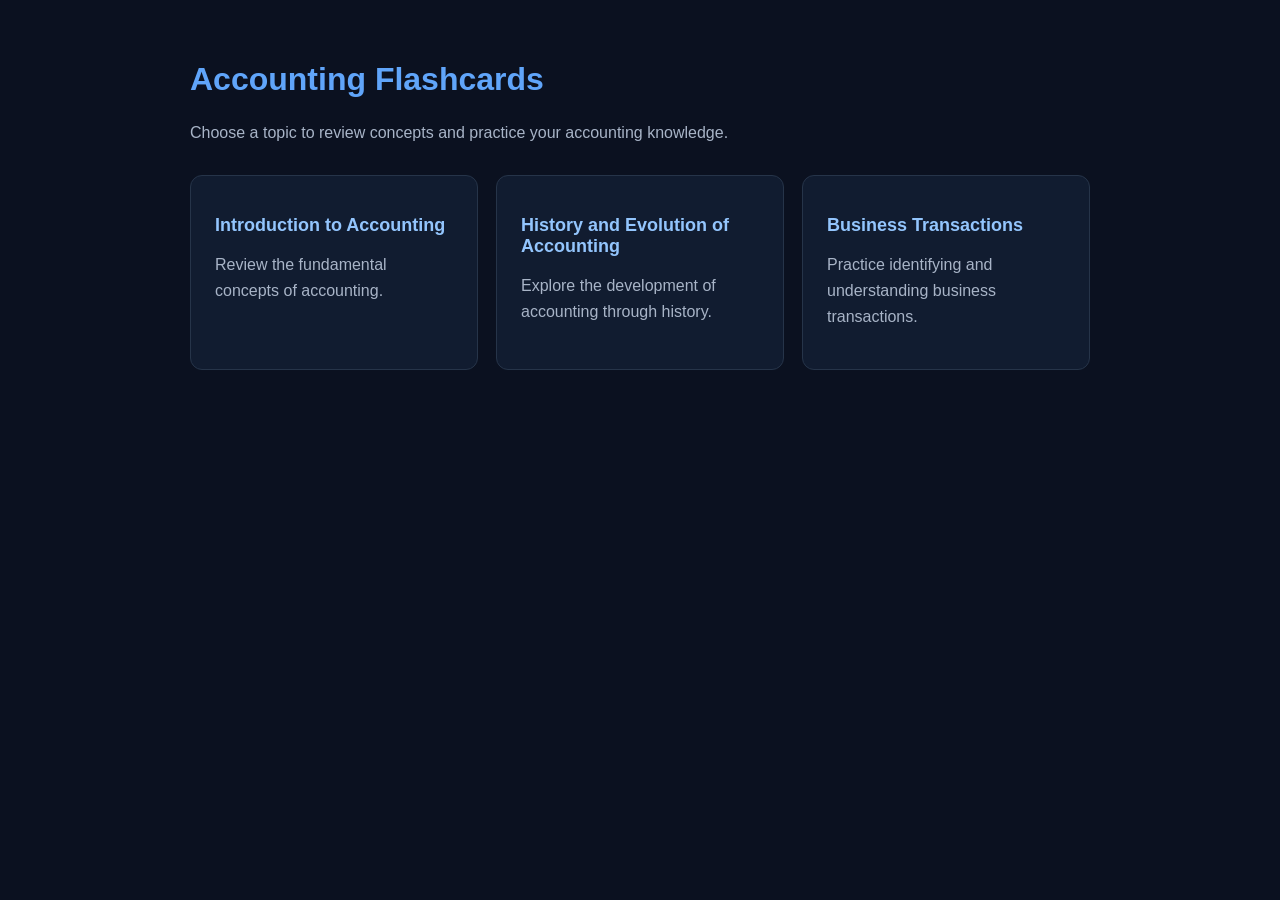
<file: index.html>
<!DOCTYPE html>
<html lang="en">
<head>
  <meta charset="UTF-8">
  <meta name="viewport" content="width=device-width, initial-scale=1.0">
  <title>Accounting Flashcards</title>
  <style>
    * {
      box-sizing: border-box;
    }

    body {
      margin: 0;
      padding: 40px 20px;
      font-family: Arial, sans-serif;
      background: #0b1120;
      color: #e5e7eb;
    }

    main {
      max-width: 900px;
      margin: auto;
    }

    h1 {
      color: #60a5fa;
    }

    .topics {
      display: grid;
      grid-template-columns: repeat(auto-fit, minmax(230px, 1fr));
      gap: 18px;
      margin-top: 30px;
    }

    a {
      display: block;
      padding: 24px;
      border: 1px solid #263449;
      border-radius: 12px;
      background: #111c30;
      color: inherit;
      text-decoration: none;
      transition: border-color 0.2s;
    }

    a:hover {
      border-color: #60a5fa;
    }

    h2 {
      font-size: 18px;
      color: #93c5fd;
    }

    p {
      color: #a8b4c7;
      line-height: 1.6;
    }
  </style>
</head>
<body>
  <main>
    <h1>Accounting Flashcards</h1>
    <p>Choose a topic to review concepts and practice your accounting knowledge.</p>

    <section class="topics">
      <a href="./Introduction%20to%20Accounting/">
        <h2>Introduction to Accounting</h2>
        <p>Review the fundamental concepts of accounting.</p>
      </a>

      <a href="./History%20and%20Evolution%20of%20Accounting/">
        <h2>History and Evolution of Accounting</h2>
        <p>Explore the development of accounting through history.</p>
      </a>

      <a href="./Business%20Transactions/">
        <h2>Business Transactions</h2>
        <p>Practice identifying and understanding business transactions.</p>
      </a>
    </section>
  </main>
</body>
</html>
</file>
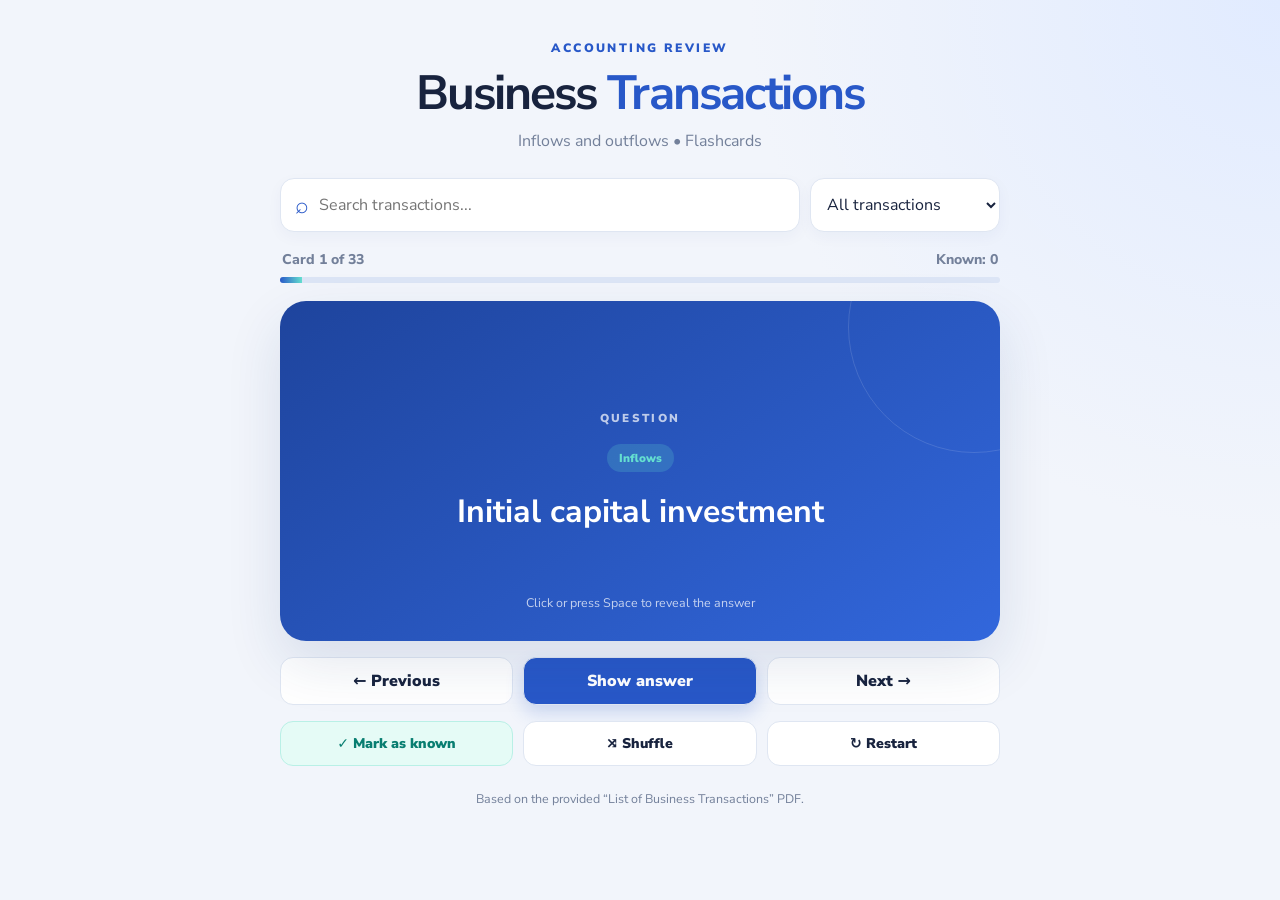
<file: Business Transactions/index.html>
<!DOCTYPE html>
<html lang="en">
<head>
  <meta charset="UTF-8">
  <meta name="viewport" content="width=device-width, initial-scale=1.0">
  <title>Business Transactions Flashcards</title>
  <link rel="stylesheet" href="style.css">
</head>
<body>
  <main class="app">
    <header>
      <p class="eyebrow">ACCOUNTING REVIEW</p>
      <h1>Business <span>Transactions</span></h1>
      <p class="subtitle">Inflows and outflows • Flashcards</p>
    </header>

    <section class="toolbar">
      <label class="search"><span>⌕</span><input id="search" type="search" placeholder="Search transactions..."></label>
      <select id="filter" aria-label="Filter transactions">
        <option value="all">All transactions</option>
        <option value="Inflows">Inflows</option>
        <option value="Outflows">Outflows</option>
      </select>
    </section>

    <section class="status">
      <span id="counter">Card 1 of 1</span>
      <span id="knownCount">Known: 0</span>
    </section>
    <div class="progress"><div id="progressFill"></div></div>

    <button class="flashcard" id="flashcard" aria-label="Flip flashcard">
      <div class="inner" id="inner">
        <div class="face front">
          <span class="label">QUESTION</span>
          <span class="tag" id="frontTag"></span>
          <h2 id="question"></h2>
          <p class="hint">Click or press Space to reveal the answer</p>
        </div>
        <div class="face back">
          <span class="label">ANSWER</span>
          <span class="tag" id="backTag"></span>
          <h2 id="answer"></h2>
          <p class="hint">Click to return to the question</p>
        </div>
      </div>
    </button>

    <div class="controls">
      <button class="secondary" id="prev">← Previous</button>
      <button class="primary" id="flip">Show answer</button>
      <button class="secondary" id="next">Next →</button>
    </div>
    <div class="controls extra">
      <button class="known" id="known">✓ Mark as known</button>
      <button class="secondary" id="shuffle">⤨ Shuffle</button>
      <button class="secondary" id="restart">↻ Restart</button>
    </div>
    <p id="empty" hidden>No matching transactions. Try a different search.</p>
    <footer>Based on the provided “List of Business Transactions” PDF.</footer>
  </main>
  <script src="script.js"></script>
</body>
</html>
</file>
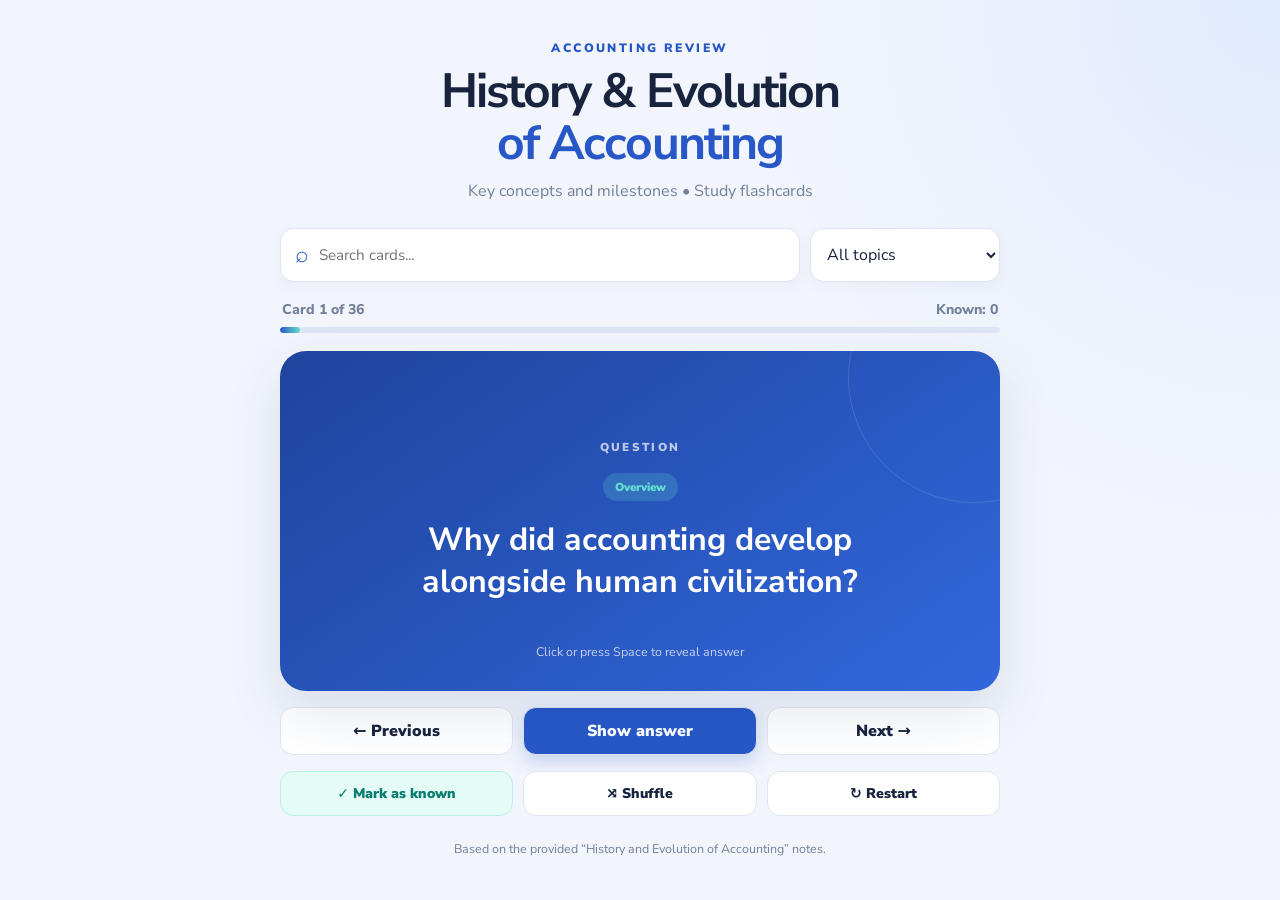
<file: History and Evolution of Accounting/index.html>
<!DOCTYPE html>
<html lang="en">
<head>
  <meta charset="UTF-8">
  <meta name="viewport" content="width=device-width, initial-scale=1.0">
  <title>History & Evolution of Accounting | Flashcards</title>
  <link rel="stylesheet" href="style.css">
</head>
<body>
  <main class="app">
    <header class="header">
      <div class="eyebrow">ACCOUNTING REVIEW</div>
      <h1>History & Evolution<br><span>of Accounting</span></h1>
      <p class="subtitle">Key concepts and milestones • Study flashcards</p>
    </header>

    <section class="toolbar">
      <label class="search-wrap" for="search">⌕
        <input id="search" type="search" placeholder="Search cards..." autocomplete="off">
      </label>
      <select id="stageFilter" aria-label="Filter by topic">
        <option value="all">All topics</option>
      </select>
    </section>

    <section class="progress-row">
      <span id="counter">Card 1 of 1</span>
      <span id="knownCount">Known: 0</span>
    </section>
    <div class="progress-track"><div id="progressFill"></div></div>

    <button class="flashcard" id="flashcard" aria-label="Flip flashcard">
      <div class="card-inner" id="cardInner">
        <div class="card-face front">
          <span class="face-label">QUESTION</span>
          <span class="topic-pill" id="frontTopic"></span>
          <h2 id="question"></h2>
          <p class="flip-hint">Click or press Space to reveal answer</p>
        </div>
        <div class="card-face back">
          <span class="face-label">ANSWER</span>
          <span class="topic-pill" id="backTopic"></span>
          <p id="answer"></p>
          <p class="flip-hint">Click to return to question</p>
        </div>
      </div>
    </button>

    <div class="controls">
      <button class="secondary" id="prevBtn">← Previous</button>
      <button class="primary" id="flipBtn">Show answer</button>
      <button class="secondary" id="nextBtn">Next →</button>
    </div>
    <div class="study-controls">
      <button class="known-btn" id="knownBtn">✓ Mark as known</button>
      <button class="secondary" id="shuffleBtn">⤨ Shuffle</button>
      <button class="secondary" id="resetBtn">↻ Restart</button>
    </div>
    <p class="empty-state" id="emptyState" hidden>No cards match your search. Try another keyword or topic.</p>
    <footer>Based on the provided “History and Evolution of Accounting” notes.</footer>
  </main>
  <script src="script.js"></script>
</body>
</html>
</file>
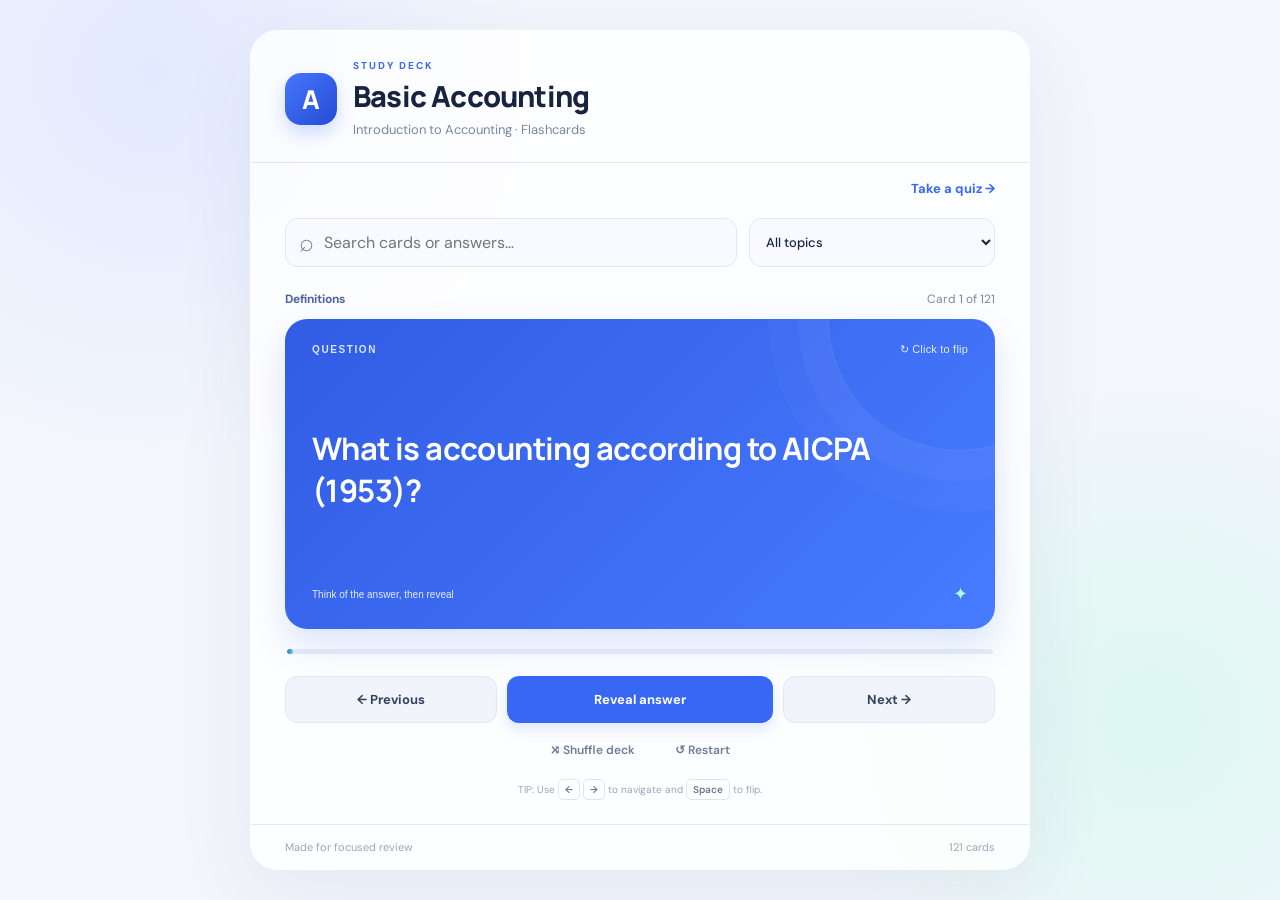
<file: Introduction to Accounting/index.html>
<!DOCTYPE html>
<html lang="en">
<head>
<meta charset="UTF-8"><meta name="viewport" content="width=device-width, initial-scale=1.0">
<title>Basic Accounting Flashcards</title><link rel="stylesheet" href="style.css">
</head>
<body>
<div class="app">
  <header class="top">
    <div class="brand-mark">A</div>
    <div><p class="eyebrow">STUDY DECK</p><h1>Basic Accounting</h1><p class="subtitle">Introduction to Accounting · Flashcards</p></div>
  </header>
  <div style="padding:14px 34px 0;text-align:right"><a href="quiz-menu.html" style="font-size:13px;font-weight:700;color:#3867f4;text-decoration:none">Take a quiz →</a></div>
  <section class="toolbar">
    <label class="search"><span>⌕</span><input id="search" type="search" placeholder="Search cards or answers…"></label>
    <select id="category" aria-label="Filter category"><option value="All">All topics</option></select>
  </section>
  <main>
    <div class="meta"><span id="topic">All topics</span><span id="counter">Card 1 of 1</span></div>
    <button id="card" class="flashcard" aria-label="Flashcard. Click to reveal answer">
      <span class="card-top"><span id="sideLabel">QUESTION</span><span class="flip-hint">↻ Click to flip</span></span>
      <span id="cardText" class="card-text"></span>
      <span class="card-bottom"><span id="tapHint">Think of the answer, then reveal</span><span class="spark">✦</span></span>
    </button>
    <div class="progress-track"><div id="progress" class="progress-fill"></div></div>
    <div class="controls">
      <button id="prev" class="btn secondary">← Previous</button>
      <button id="flip" class="btn primary">Reveal answer</button>
      <button id="next" class="btn secondary">Next →</button>
    </div>
    <div class="study-actions">
      <button id="shuffle" class="text-btn">⤨ Shuffle deck</button>
      <button id="restart" class="text-btn">↺ Restart</button>
    </div>
    <div class="keyboard">TIP: Use <kbd>←</kbd> <kbd>→</kbd> to navigate and <kbd>Space</kbd> to flip.</div>
  </main>
  <footer><span>Made for focused review</span><span id="countTotal"></span></footer>
</div>
<script src="script.js"></script>
</body></html>
</file>
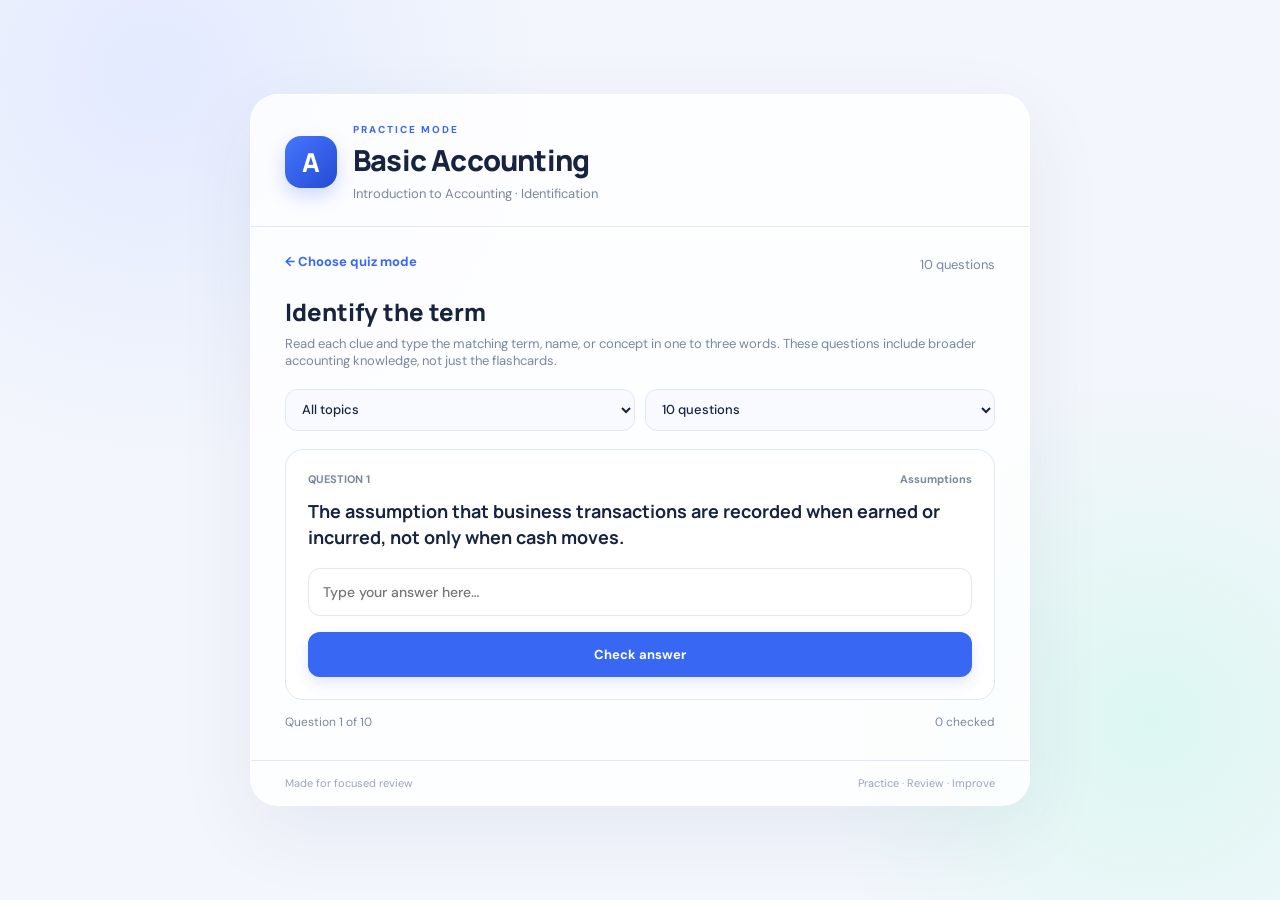
<file: Introduction to Accounting/identification.html>
<!DOCTYPE html>
<html lang="en">
<head><meta charset="UTF-8"><meta name="viewport" content="width=device-width, initial-scale=1.0"><title>Identification Quiz · Basic Accounting</title><link rel="stylesheet" href="style.css">
<style>
.quiz-wrap{padding:24px 34px 30px}.navline{display:flex;justify-content:space-between;align-items:center;gap:12px;margin:0 0 22px}.backlink{color:var(--blue);font-weight:700;text-decoration:none;font-size:13px}.quiz-intro{margin-bottom:20px}.quiz-intro h2{font:800 24px Manrope;margin:0 0 7px}.quiz-intro p{margin:0;color:var(--muted);font-size:13px}.quiz-tools{display:flex;gap:10px;margin-bottom:18px}.quiz-tools select{height:42px;max-width:none;flex:1}.question-box{background:#fff;border:1px solid var(--line);border-radius:18px;padding:22px;margin-bottom:14px}.q-meta{display:flex;justify-content:space-between;color:var(--muted);font-size:11px;font-weight:700;margin-bottom:12px}.q-text{font:700 18px/1.45 Manrope;margin:0 0 18px}.answer-input{width:100%;padding:14px;border:1px solid var(--line);border-radius:12px;font:500 14px 'DM Sans';color:var(--ink);background:#fff}.answer-input:focus{outline:2px solid #9bb2ff;border-color:var(--blue)}.feedback{font-size:13px;line-height:1.6;margin-top:12px;color:var(--muted)}.feedback strong{color:var(--ink)}.quiz-actions{display:flex;gap:10px;margin-top:16px}.quiz-actions .btn{flex:1}.score-panel{text-align:center;padding:30px 20px}.score-number{font:800 42px Manrope;color:var(--blue);margin:12px 0}.hidden{display:none!important}.quiz-footer{display:flex;justify-content:space-between;gap:10px;align-items:center;color:var(--muted);font-size:12px;margin-top:14px}@media(max-width:560px){.quiz-wrap{padding:20px}.q-text{font-size:16px}.question-box{padding:17px}.navline{align-items:flex-start}}
</style></head>
<body><div class="app"><header class="top"><div class="brand-mark">A</div><div><p class="eyebrow">PRACTICE MODE</p><h1>Basic Accounting</h1><p class="subtitle">Introduction to Accounting · Identification</p></div></header>
<main class="quiz-wrap"><div class="navline"><a class="backlink" href="quiz-menu.html">← Choose quiz mode</a><span id="quizCount" class="subtitle">10 questions</span></div>
<div class="quiz-intro"><h2>Identify the term</h2><p>Read each clue and type the matching term, name, or concept in one to three words. These questions include broader accounting knowledge, not just the flashcards.</p></div>
<div class="quiz-tools"><select id="topicFilter" aria-label="Quiz topic"><option value="All">All topics</option></select><select id="lengthFilter" aria-label="Number of questions"><option value="10">10 questions</option><option value="20">20 questions</option><option value="30">30 questions</option></select></div>
<div id="quizArea"></div><div id="result" class="question-box score-panel hidden"><p class="eyebrow">QUIZ COMPLETE</p><h2>Your result</h2><div id="score" class="score-number"></div><p id="scoreMessage"></p><button id="retry" class="btn primary">Try another quiz</button></div>
<div class="quiz-footer"><span id="progressText">Question 1 of 10</span><span id="answeredText">0 answered</span></div></main><footer><span>Made for focused review</span><span>Practice · Review · Improve</span></footer></div>
<script src="identification-data.js"></script><script>
const area=document.getElementById('quizArea'),result=document.getElementById('result');const topicFilter=document.getElementById('topicFilter'),lengthFilter=document.getElementById('lengthFilter');
[...new Set(identificationQuestions.map(c=>c.category))].sort().forEach(cat=>{const o=document.createElement('option');o.value=cat;o.textContent=cat;topicFilter.appendChild(o)});
let questions=[],position=0,answers={},checked={};
function shuffle(a){for(let i=a.length-1;i>0;i--){const j=Math.floor(Math.random()*(i+1));[a[i],a[j]]=[a[j],a[i]]}return a}
function normalize(s){return s.toLocaleLowerCase().normalize('NFKD').replace(/[\u0300-\u036f]/g,'').replace(/[^a-z0-9]+/g,' ').trim().replace(/\s+/g,' ')}
function getTarget(front){
 const f=front.trim().replace(/\?+$/,'');
 const rules=[
  [/^What is (?:the )?(.+)$/i,1],[/^What are (?:the )?(.+)$/i,1],[/^Who are (.+)$/i,1],[/^Who is (.+)$/i,1],
  [/^What does (.+?) stand for$/i,1],[/^What do (.+?) stand for$/i,1],
  [/^How does .+? define accounting$/i,'Accounting'],[/^How does .+? describe accounting$/i,'Accounting'],
  [/^What does interpreting accounting results evaluate$/i,'Interpreting accounting results'],
  [/^When is revenue recognized$/i,'Revenue recognition'],[/^When are expenses recognized$/i,'Expense recognition'],
  [/^Which ancient civilizations kept account records$/i,'Ancient accounting civilizations'],
  [/^What did Babylonian clay tablets record around .+$/i,'Babylonian clay tablets'],
  [/^What accounting development is associated with Northern Italy .+$/i,'Arabic numerals'],
  [/^Where did double-entry bookkeeping start.*$/i,'Double-entry bookkeeping'],
  [/^What changed accounting during the Industrial Ages$/i,'Industrial Age accounting'],
  [/^When did accountancy start in Great Britain.*$/i,'Accountancy in Great Britain'],
  [/^What characterizes accounting in the Information Age$/i,'Information Age accounting'],
  [/^What do lenders focus on$/i,'Lenders'],[/^What do suppliers want to know$/i,'Suppliers'],
  [/^Why are customers interested in a company's continuance$/i,'Customers'],
  [/^What does the public use financial information to understand$/i,'The public'],
  [/^Give examples of external users$/i,'External users'],
  [/^What does the Statement of Financial Position \/ Balance Sheet show$/i,'Statement of Financial Position / Balance Sheet'],
  [/^What does the Statement of Comprehensive Income \/ Income Statement show$/i,'Statement of Comprehensive Income / Income Statement'],
  [/^What does the Statement of Cash Flows show$/i,'Statement of Cash Flows'],
  [/^What does the Statement of Changes in Equity summarize$/i,'Statement of Changes in Equity'],
  [/^What do Notes to Financial Statements disclose$/i,'Notes to Financial Statements'],
  [/^When is financial information material$/i,'Materiality'],[/^What makes information relevant$/i,'Relevance'],
  [/^What does a financial business do$/i,'Financial business'],[/^How does government raise revenue and spend$/i,'Government accounting'],
  [/^What follows the worksheet in the accounting cycle$/i,'Financial statements'],
  [/^When is the worksheet difference labeled Net Income$/i,'Net Income'],[/^When is the worksheet difference labeled Net Loss$/i,'Net Loss'],
  [/^Where is Net Income transferred on the worksheet$/i,'Net Income'],[/^Where is Net Loss transferred on the worksheet$/i,'Net Loss'],
  [/^How is the Income Statement prepared$/i,'Income Statement'],[/^How should assets be presented on the Balance Sheet$/i,'Assets on the Balance Sheet'],
  [/^How should liabilities be presented on the Balance Sheet$/i,'Liabilities on the Balance Sheet'],
  [/^How is ending capital calculated for a sole proprietorship$/i,'Ending capital'],[/^What must equal total assets on the Balance Sheet$/i,'Liabilities plus ending capital'],
 ];
 for(const [re, val] of rules){const m=f.match(re);if(m)return typeof val==='number'?m[val].replace(/^(?:the|a|an)\s+/i,'').replace(/\s+according to the notes$/i,'').trim():val;}
 return f;
}
function normalize(s){return s.toLocaleLowerCase().normalize('NFKD').replace(/[\u0300-\u036f]/g,'').replace(/[^a-z0-9]+/g,' ').trim().replace(/\s+/g,' ')}
function isCorrect(user, expected){const a=normalize(user);return !!a && expected.some(v=>normalize(v)===a);}

function startQuiz(){const cat=topicFilter.value,pool=identificationQuestions.filter(c=>cat==='All'||c.category===cat);questions=shuffle([...pool]).slice(0,Math.min(Number(lengthFilter.value),pool.length));position=0;answers={};checked={};result.classList.add('hidden');area.classList.remove('hidden');render()}
function render(){if(position>=questions.length){finish();return}const q=questions[position],isChecked=checked[position],target=q.answer;document.getElementById('quizCount').textContent=questions.length+' questions';document.getElementById('progressText').textContent=`Question ${position+1} of ${questions.length}`;document.getElementById('answeredText').textContent=Object.keys(checked).length+' checked';area.innerHTML='';const box=document.createElement('section');box.className='question-box';const meta=document.createElement('div');meta.className='q-meta';meta.innerHTML=`<span>QUESTION ${position+1}</span><span>${escapeHtml(q.category)}</span>`;box.appendChild(meta);const title=document.createElement('h3');title.className='q-text';title.textContent=q.prompt;box.appendChild(title);const input=document.createElement('input');input.className='answer-input';input.type='text';input.placeholder='Type your answer here…';input.autocomplete='off';input.value=answers[position]||'';input.disabled=!!isChecked;input.setAttribute('aria-label','Your answer');input.addEventListener('input',()=>answers[position]=input.value);input.addEventListener('keydown',e=>{if(e.key==='Enter'&&!isChecked&&input.value.trim()){e.preventDefault();checkAnswer()}});box.appendChild(input);
if(isChecked){const good=isCorrect(answers[position],q.accept||[q.answer]);const f=document.createElement('p');f.className='feedback';f.innerHTML=(good?' <strong>Correct!</strong> ':' <strong>Correct term:</strong> ')+escapeHtml(target);box.appendChild(f)}
const actions=document.createElement('div');actions.className='quiz-actions';if(position>0){const prev=document.createElement('button');prev.className='btn secondary';prev.textContent='← Previous';prev.onclick=()=>{position--;render()};actions.appendChild(prev)}if(!isChecked){const check=document.createElement('button');check.className='btn primary';check.textContent='Check answer';check.disabled=!input.value.trim();input.addEventListener('input',()=>check.disabled=!input.value.trim());check.onclick=checkAnswer;actions.appendChild(check)}else{const next=document.createElement('button');next.className='btn primary';next.textContent=position===questions.length-1?'Finish quiz':'Next question →';next.onclick=()=>{position++;render()};actions.appendChild(next)}box.appendChild(actions);area.appendChild(box);}
function checkAnswer(){if(!answers[position]||!answers[position].trim())return;checked[position]=true;render()}
function finish(){area.classList.add('hidden');result.classList.remove('hidden');const correct=questions.filter((q,i)=>isCorrect(answers[i]||'',q.accept||[q.answer])).length;document.getElementById('score').textContent=`${correct} / ${questions.length}`;document.getElementById('scoreMessage').textContent=`You scored ${Math.round(correct/questions.length*100)}%. Identify each accounting term from its clue. Answers are short terms, not definitions. Review the correct terms after each answer.`;document.getElementById('progressText').textContent='Quiz complete';document.getElementById('answeredText').textContent=questions.length+' checked'}
function escapeHtml(s){return String(s).replace(/[&<>"']/g,c=>({'&':'&amp;','<':'&lt;','>':'&gt;','"':'&quot;',"'":'&#39;'}[c]))}
document.getElementById('retry').addEventListener('click',startQuiz);topicFilter.addEventListener('change',startQuiz);lengthFilter.addEventListener('change',startQuiz);startQuiz();
</script></body></html>
</file>
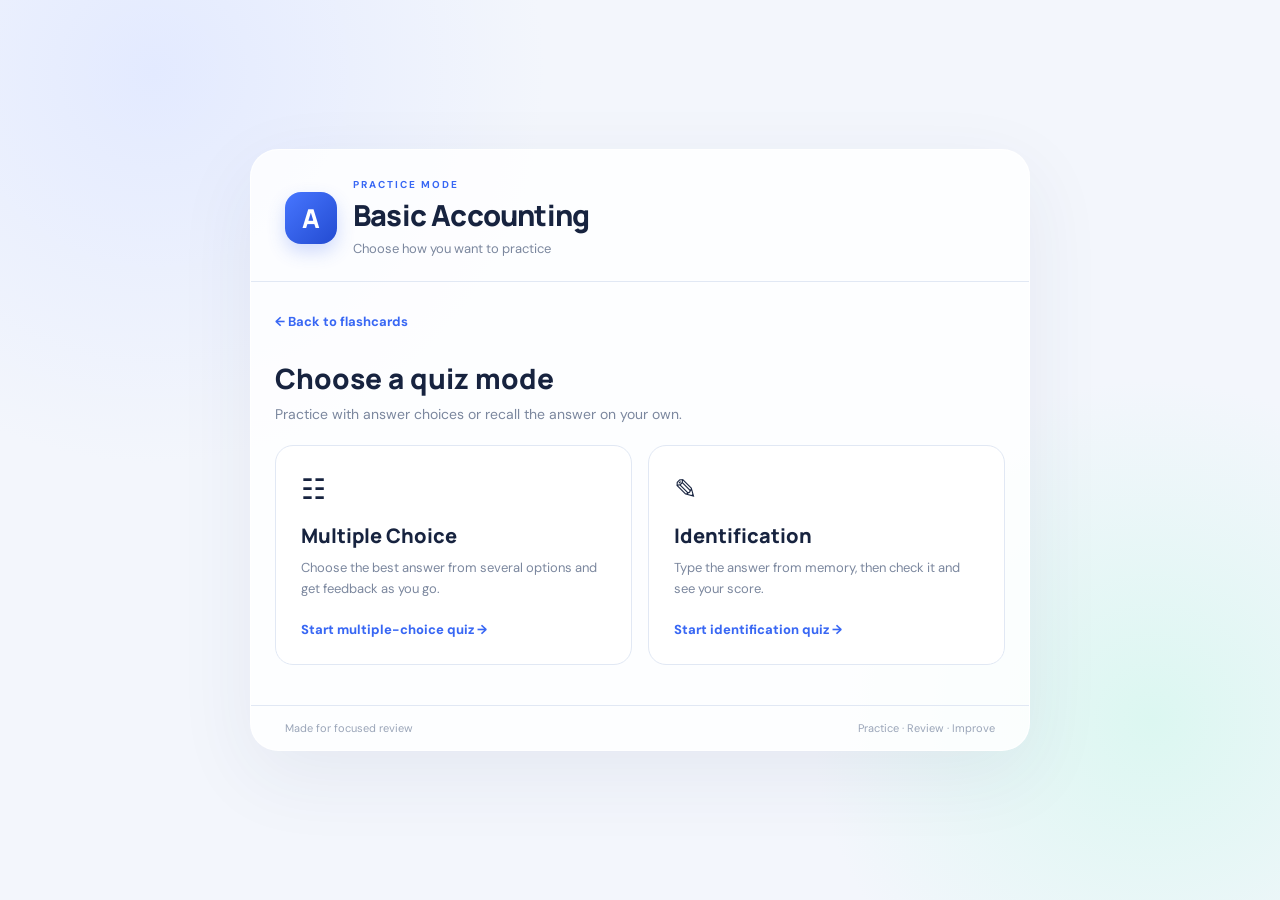
<file: Introduction to Accounting/quiz-menu.html>
<!DOCTYPE html>
<html lang="en">
<head>
<meta charset="UTF-8"><meta name="viewport" content="width=device-width, initial-scale=1.0">
<title>Choose Quiz Mode · Basic Accounting</title><link rel="stylesheet" href="style.css">
<style>
.mode-wrap{max-width:850px;margin:0 auto;padding:28px 24px 40px}.backlink{color:var(--blue);font-weight:700;text-decoration:none;font-size:13px}.mode-heading{margin:28px 0 22px}.mode-heading h2{font:800 28px Manrope;margin:0 0 8px}.mode-heading p{color:var(--muted);margin:0;font-size:14px}.mode-grid{display:grid;grid-template-columns:repeat(auto-fit,minmax(240px,1fr));gap:16px}.mode-card{display:block;padding:25px;border:1px solid var(--line);border-radius:18px;background:#fff;text-decoration:none;color:var(--ink);transition:transform .15s,border-color .15s}.mode-card:hover{transform:translateY(-2px);border-color:#9bb2ff}.mode-icon{font-size:28px;margin-bottom:14px}.mode-card h3{font:800 20px Manrope;margin:0 0 9px}.mode-card p{font-size:13px;line-height:1.6;color:var(--muted);margin:0 0 18px}.mode-cta{color:var(--blue);font-size:13px;font-weight:800}
</style></head>
<body><div class="app"><header class="top"><div class="brand-mark">A</div><div><p class="eyebrow">PRACTICE MODE</p><h1>Basic Accounting</h1><p class="subtitle">Choose how you want to practice</p></div></header>
<main class="mode-wrap"><a class="backlink" href="index.html">← Back to flashcards</a><div class="mode-heading"><h2>Choose a quiz mode</h2><p>Practice with answer choices or recall the answer on your own.</p></div>
<section class="mode-grid"><a class="mode-card" href="quiz.html"><div class="mode-icon">☷</div><h3>Multiple Choice</h3><p>Choose the best answer from several options and get feedback as you go.</p><span class="mode-cta">Start multiple-choice quiz →</span></a>
<a class="mode-card" href="identification.html"><div class="mode-icon">✎</div><h3>Identification</h3><p>Type the answer from memory, then check it and see your score.</p><span class="mode-cta">Start identification quiz →</span></a></section></main><footer><span>Made for focused review</span><span>Practice · Review · Improve</span></footer></div></body></html>
</file>
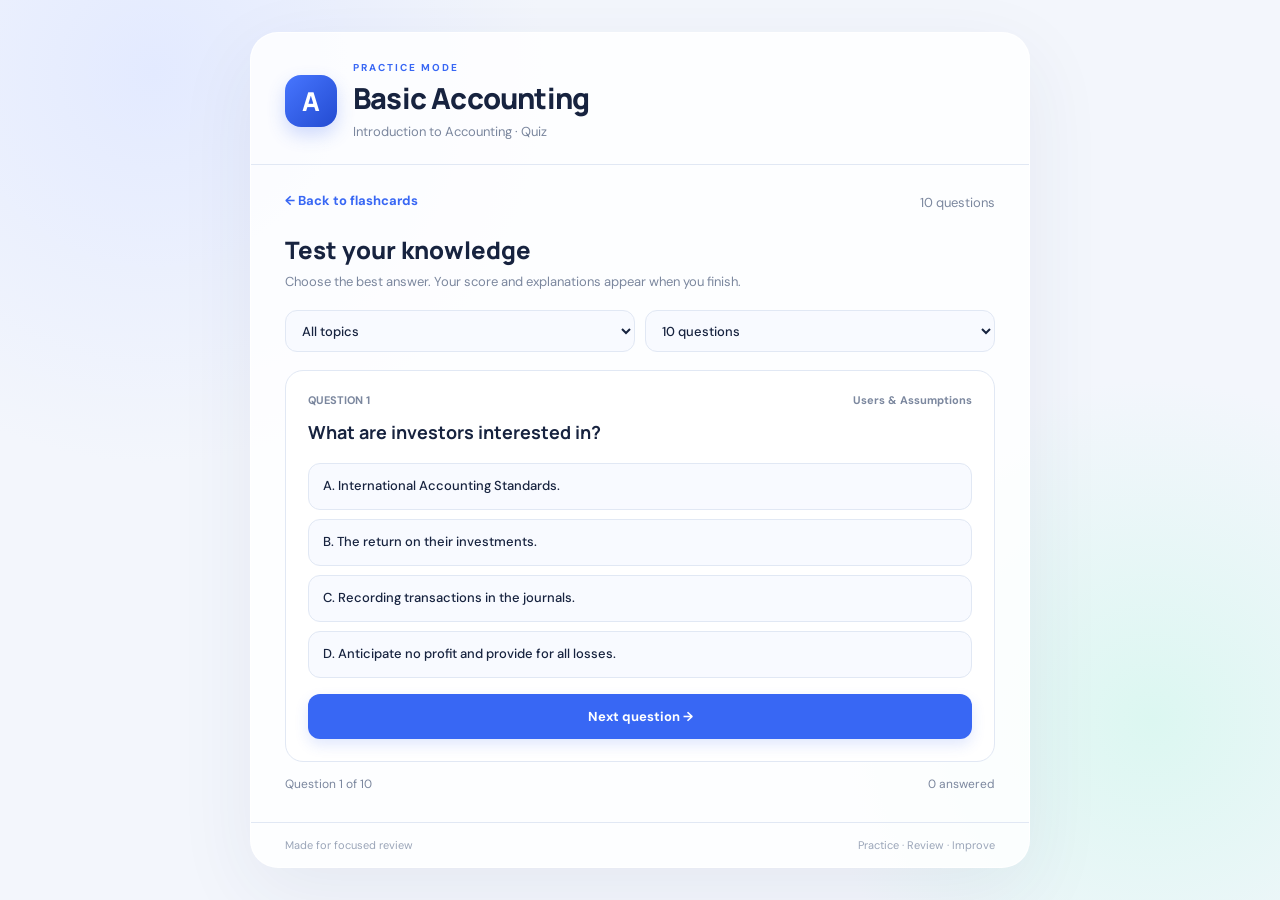
<file: Introduction to Accounting/quiz.html>
<!DOCTYPE html>
<html lang="en">
<head>
<meta charset="UTF-8"><meta name="viewport" content="width=device-width, initial-scale=1.0">
<title>Accounting Quiz</title><link rel="stylesheet" href="style.css">
<style>
.quiz-wrap{padding:24px 34px 30px}.navline{display:flex;justify-content:space-between;align-items:center;gap:12px;margin:0 0 22px}.backlink{color:var(--blue);font-weight:700;text-decoration:none;font-size:13px}.quiz-intro{margin-bottom:20px}.quiz-intro h2{font:800 24px Manrope;margin:0 0 7px}.quiz-intro p{margin:0;color:var(--muted);font-size:13px}.quiz-tools{display:flex;gap:10px;margin-bottom:18px}.quiz-tools select{height:42px;max-width:none;flex:1}.question-box{background:#fff;border:1px solid var(--line);border-radius:18px;padding:22px;margin-bottom:14px}.q-meta{display:flex;justify-content:space-between;color:var(--muted);font-size:11px;font-weight:700;margin-bottom:12px}.q-text{font:700 18px/1.45 Manrope;margin:0 0 18px}.options{display:grid;gap:9px}.option{width:100%;text-align:left;background:#f8faff;border:1px solid var(--line);border-radius:12px;padding:13px 14px;color:var(--ink);font:500 13px/1.45 'DM Sans';cursor:pointer}.option:hover:not(:disabled){border-color:#9bb2ff;background:#f1f5ff}.option.correct{border-color:#22a477;background:#eafaf3}.option.wrong{border-color:#e56c78;background:#fff0f1}.feedback{font-size:12px;line-height:1.5;margin-top:12px;color:var(--muted)}.quiz-actions{display:flex;gap:10px;margin-top:16px}.quiz-actions .btn{flex:1}.score-panel{text-align:center;padding:30px 20px}.score-number{font:800 42px Manrope;color:var(--blue);margin:12px 0}.hidden{display:none!important}.quiz-footer{display:flex;justify-content:space-between;gap:10px;align-items:center;color:var(--muted);font-size:12px;margin-top:14px}@media(max-width:560px){.quiz-wrap{padding:20px}.q-text{font-size:16px}.question-box{padding:17px}.navline{align-items:flex-start}}
</style></head>
<body><div class="app">
<header class="top"><div class="brand-mark">A</div><div><p class="eyebrow">PRACTICE MODE</p><h1>Basic Accounting</h1><p class="subtitle">Introduction to Accounting · Quiz</p></div></header>
<main class="quiz-wrap">
<div class="navline"><a class="backlink" href="index.html">← Back to flashcards</a><span id="quizCount" class="subtitle">10 questions</span></div>
<div class="quiz-intro"><h2>Test your knowledge</h2><p>Choose the best answer. Your score and explanations appear when you finish.</p></div>
<div class="quiz-tools"><select id="topicFilter" aria-label="Quiz topic"><option value="All">All topics</option></select><select id="lengthFilter" aria-label="Number of questions"><option value="10">10 questions</option><option value="20">20 questions</option><option value="30">30 questions</option></select></div>
<div id="quizArea"></div>
<div id="result" class="question-box score-panel hidden"><p class="eyebrow">QUIZ COMPLETE</p><h2>Your result</h2><div id="score" class="score-number"></div><p id="scoreMessage"></p><button id="retry" class="btn primary">Try another quiz</button></div>
<div class="quiz-footer"><span id="progressText">Question 1 of 10</span><span id="answeredText">0 answered</span></div>
</main><footer><span>Made for focused review</span><span>Practice · Review · Improve</span></footer></div>
<script src="quiz-data.js"></script><script>
const area=document.getElementById('quizArea'), result=document.getElementById('result');
const topicFilter=document.getElementById('topicFilter'), lengthFilter=document.getElementById('lengthFilter');
[...new Set(allCards.map(c=>c.category))].sort().forEach(cat=>{const o=document.createElement('option');o.value=cat;o.textContent=cat;topicFilter.appendChild(o)});
let questions=[],position=0,answers={};
function shuffle(a){for(let i=a.length-1;i>0;i--){const j=Math.floor(Math.random()*(i+1));[a[i],a[j]]=[a[j],a[i]]}return a}
function startQuiz(){
 const cat=topicFilter.value, pool=allCards.filter(c=>cat==='All'||c.category===cat);
 questions=shuffle([...pool]).slice(0,Math.min(Number(lengthFilter.value),pool.length)).map(card=>{
  const distractors=shuffle(pool.filter(c=>c.back!==card.back&&c.front!==card.front)).slice(0,3).map(c=>c.back);
  if(distractors.length<3) distractors.push(...shuffle(allCards.filter(c=>c.back!==card.back&&!distractors.includes(c.back))).slice(0,3-distractors.length).map(c=>c.back));
  return {card,options:shuffle([card.back,...distractors])};
 });
 position=0;answers={};result.classList.add('hidden');area.classList.remove('hidden');render();
}
function render(){
 if(position>=questions.length){finish();return}
 const q=questions[position],chosen=answers[position];
 document.getElementById('quizCount').textContent=questions.length+' questions';
 document.getElementById('progressText').textContent=`Question ${position+1} of ${questions.length}`;
 document.getElementById('answeredText').textContent=Object.keys(answers).length+' answered';
 area.innerHTML='';
 const box=document.createElement('section');box.className='question-box';
 const meta=document.createElement('div');meta.className='q-meta';meta.innerHTML=`<span>QUESTION ${position+1}</span><span>${escapeHtml(q.card.category)}</span>`;box.appendChild(meta);
 const title=document.createElement('h3');title.className='q-text';title.textContent=q.card.front;box.appendChild(title);
 const options=document.createElement('div');options.className='options';
 q.options.forEach((opt,i)=>{const b=document.createElement('button');b.className='option';b.textContent=String.fromCharCode(65+i)+'. '+opt;b.disabled=chosen!==undefined;
 if(chosen!==undefined){if(opt===q.card.back)b.classList.add('correct');else if(opt===chosen)b.classList.add('wrong')}
 b.addEventListener('click',()=>{answers[position]=opt;render()});options.appendChild(b)});box.appendChild(options);
 if(chosen!==undefined){const f=document.createElement('p');f.className='feedback';f.textContent=chosen===q.card.back?'Correct. '+q.card.back:'Not quite. Correct answer: '+q.card.back;box.appendChild(f)}
 const actions=document.createElement('div');actions.className='quiz-actions';
 if(position>0){const prev=document.createElement('button');prev.className='btn secondary';prev.textContent='← Previous';prev.onclick=()=>{position--;render()};actions.appendChild(prev)}
 const next=document.createElement('button');next.className='btn primary';next.textContent=position===questions.length-1?'Finish quiz':'Next question →';next.disabled=chosen===undefined;next.onclick=()=>{position++;render()};actions.appendChild(next);box.appendChild(actions);area.appendChild(box);
}
function finish(){
 area.classList.add('hidden');result.classList.remove('hidden');
 const correct=questions.filter((q,i)=>answers[i]===q.card.back).length;
 document.getElementById('score').textContent=`${correct} / ${questions.length}`;
 document.getElementById('scoreMessage').textContent=`You scored ${Math.round(correct/questions.length*100)}%. Review the flashcards for any topics you missed.`;
 document.getElementById('progressText').textContent='Quiz complete';document.getElementById('answeredText').textContent=questions.length+' answered';
}
function escapeHtml(s){return s.replace(/[&<>"']/g,c=>({'&':'&amp;','<':'&lt;','>':'&gt;','"':'&quot;',"'":'&#39;'}[c]))}
document.getElementById('retry').addEventListener('click',startQuiz);topicFilter.addEventListener('change',startQuiz);lengthFilter.addEventListener('change',startQuiz);startQuiz();
</script></body></html>
</file>
<file: Business Transactions/style.css>
@import url('https://fonts.googleapis.com/css2?family=Nunito+Sans:wght@400;600;700;800;900&display=swap');
:root {
  --bg:#f2f5fb; --white:#fff; --blue:#2858c8; --blue2:#183b89;
  --mint:#65e0d0; --text:#18233e; --muted:#73809a; --border:#dfe6f2;
  --shadow:0 22px 55px rgba(27,57,118,.12);
}
*{box-sizing:border-box}
body{margin:0;min-height:100vh;padding:28px 16px;display:flex;justify-content:center;align-items:flex-start;background:radial-gradient(circle at top right,#e1ebff 0,transparent 34%),var(--bg);color:var(--text);font-family:'Nunito Sans',system-ui,sans-serif}
button,input,select{font:inherit}
.app{width:min(100%,720px)}
header{text-align:center;margin:12px 0 26px}
.eyebrow{font-size:.76rem;font-weight:900;letter-spacing:.2em;color:var(--blue)}
h1{font-size:clamp(2rem,6vw,3rem);line-height:1.08;letter-spacing:-.04em;margin:10px 0}
h1 span{color:var(--blue)}
.subtitle{color:var(--muted);margin:10px 0 0}
.toolbar{display:grid;grid-template-columns:1fr 190px;gap:10px;margin-bottom:18px}
.search,select{min-width:0;display:flex;align-items:center;gap:10px;background:var(--white);border:1px solid var(--border);border-radius:14px;padding:0 14px;box-shadow:0 5px 15px rgba(27,57,118,.04)}
.search span{font-size:1.45rem;color:var(--blue)}
input{width:100%;min-width:0;border:0;outline:0;padding:14px 0;background:transparent;color:var(--text)}
select{padding:14px 12px;color:var(--text);outline:0}
.status{display:flex;justify-content:space-between;color:var(--muted);font-size:.88rem;font-weight:800;margin:0 2px 8px}
.progress{height:6px;border-radius:10px;background:#dce5f6;overflow:hidden;margin-bottom:18px}
#progressFill{height:100%;width:0;background:linear-gradient(90deg,var(--blue),var(--mint));transition:width .25s}
.flashcard{display:block;width:100%;height:340px;padding:0;border:0;background:transparent;perspective:1200px;cursor:pointer;text-align:left}
.inner{position:relative;width:100%;height:100%;transform-style:preserve-3d;transition:transform .55s cubic-bezier(.2,.75,.2,1)}
.flashcard.flipped .inner{transform:rotateY(180deg)}
.face{position:absolute;inset:0;display:flex;flex-direction:column;align-items:center;justify-content:center;padding:34px;border-radius:26px;box-shadow:var(--shadow);backface-visibility:hidden;overflow:auto;text-align:center}
.front{background:linear-gradient(145deg,#1e449d,#3267dc);color:white}
.front:before{content:"";position:absolute;width:250px;height:250px;border:1px solid rgba(255,255,255,.13);border-radius:50%;right:-100px;top:-100px}
.back{transform:rotateY(180deg);background:var(--white);border:1px solid var(--border)}
.label{font-size:.72rem;letter-spacing:.2em;font-weight:900;opacity:.7;margin-bottom:18px}
.tag{font-size:.72rem;font-weight:900;border-radius:99px;padding:6px 12px;margin-bottom:18px;background:rgba(101,224,208,.2);color:var(--mint)}
.back .tag{color:var(--blue);background:#eaf0ff}
h2{font-size:clamp(1.35rem,4vw,2rem);line-height:1.35;margin:0;max-width:570px}
.back .label{color:var(--muted)}
.hint{position:absolute;bottom:18px;font-size:.78rem;opacity:.72}
.controls{display:flex;gap:10px;margin-top:16px}
button.secondary,button.primary,button.known{border-radius:13px;border:1px solid var(--border);padding:12px 16px;cursor:pointer;font-weight:900;transition:transform .15s}
button:active{transform:scale(.98)}
.secondary{background:white;color:var(--text)}
.primary{background:var(--blue);color:white;border-color:var(--blue);box-shadow:0 8px 18px rgba(40,88,200,.2)}
.controls>button{flex:1}
.extra>button{font-size:.88rem}
.known{background:#e5fbf6;border-color:#b9f0e6!important;color:#087e71}
.known.marked{background:#087e71;color:white;border-color:#087e71!important}
#empty{text-align:center;color:var(--muted);padding:24px}
footer{text-align:center;color:var(--muted);font-size:.78rem;margin:24px 0 8px}
@media(max-width:560px){body{padding:16px 12px}.toolbar{grid-template-columns:1fr}.flashcard{height:360px}.face{padding:26px 20px;border-radius:22px}.controls{gap:7px}.controls button{padding:12px 8px;font-size:.88rem}}
</file>
<file: History and Evolution of Accounting/style.css>
@import url('https://fonts.googleapis.com/css2?family=Nunito+Sans:wght@400;600;700;800;900&display=swap');

:root {
  --bg: #f2f5fb;
  --surface: #ffffff;
  --blue: #2858c8;
  --blue-dark: #17377f;
  --mint: #65e0d0;
  --text: #18233e;
  --muted: #73809a;
  --border: #dfe6f2;
  --shadow: 0 22px 55px rgba(27, 57, 118, .12);
}
* { box-sizing: border-box; }
body {
  margin: 0; min-height: 100vh; padding: 28px 16px;
  display: flex; justify-content: center; align-items: flex-start;
  background: radial-gradient(circle at top right, #e1ebff 0, transparent 34%), var(--bg);
  color: var(--text); font-family: 'Nunito Sans', system-ui, sans-serif;
}
button, input, select { font: inherit; }
.app { width: min(100%, 720px); }
.header { text-align: center; margin: 12px 0 26px; }
.eyebrow { color: var(--blue); font-size: .76rem; font-weight: 900; letter-spacing: .2em; }
h1 { font-size: clamp(2rem, 6vw, 3rem); line-height: 1.08; margin: 10px 0; letter-spacing: -.04em; }
h1 span { color: var(--blue); }
.subtitle { color: var(--muted); margin: 10px 0 0; }
.toolbar { display: grid; grid-template-columns: 1fr 190px; gap: 10px; margin-bottom: 18px; }
.search-wrap, select {
  min-width: 0; display: flex; align-items: center; gap: 10px;
  background: var(--surface); border: 1px solid var(--border); border-radius: 14px;
  padding: 0 14px; color: var(--blue); box-shadow: 0 5px 15px rgba(27,57,118,.04);
}
.search-wrap { font-size: 1.45rem; }
input { width: 100%; min-width: 0; border: 0; outline: 0; padding: 14px 0; color: var(--text); background: transparent; font-size: .95rem; }
select { color: var(--text); padding: 14px 12px; outline: 0; }
.progress-row { display: flex; justify-content: space-between; color: var(--muted); font-size: .88rem; font-weight: 800; margin: 0 2px 8px; }
.progress-track { height: 6px; border-radius: 10px; background: #dce5f6; overflow: hidden; margin-bottom: 18px; }
#progressFill { height: 100%; width: 0; background: linear-gradient(90deg, var(--blue), var(--mint)); border-radius: inherit; transition: width .25s; }
.flashcard { display: block; width: 100%; height: 340px; border: 0; padding: 0; background: transparent; perspective: 1200px; cursor: pointer; text-align: left; }
.card-inner { width: 100%; height: 100%; position: relative; transform-style: preserve-3d; transition: transform .55s cubic-bezier(.2,.75,.2,1); }
.flashcard.flipped .card-inner { transform: rotateY(180deg); }
.card-face {
  position: absolute; inset: 0; backface-visibility: hidden; border-radius: 26px;
  box-shadow: var(--shadow); display: flex; flex-direction: column; align-items: center; justify-content: center;
  padding: 34px; text-align: center; overflow: auto;
}
.front { color: white; background: linear-gradient(145deg, #1e449d, #3267dc); }
.front::before { content: ""; position: absolute; width: 250px; height: 250px; border-radius: 50%; border: 1px solid rgba(255,255,255,.13); right: -100px; top: -100px; }
.back { transform: rotateY(180deg); background: var(--surface); border: 1px solid var(--border); }
.face-label { font-size: .72rem; letter-spacing: .2em; font-weight: 900; opacity: .7; margin-bottom: 18px; }
.topic-pill { font-size: .72rem; font-weight: 900; border-radius: 99px; padding: 6px 12px; margin-bottom: 18px; background: rgba(101,224,208,.2); color: var(--mint); }
.back .topic-pill { color: var(--blue); background: #eaf0ff; }
h2 { font-size: clamp(1.35rem, 4vw, 2rem); line-height: 1.3; margin: 0; max-width: 560px; }
#answer { font-size: clamp(1rem, 2.8vw, 1.2rem); line-height: 1.65; max-width: 570px; margin: 0; white-space: pre-line; }
.back .face-label { color: var(--muted); }
.flip-hint { position: absolute; bottom: 18px; font-size: .78rem; opacity: .72; }
.controls, .study-controls { display: flex; gap: 10px; margin-top: 16px; }
button.secondary, button.primary, .known-btn {
  border-radius: 13px; border: 1px solid var(--border); padding: 12px 16px; cursor: pointer;
  font-weight: 900; transition: transform .15s, box-shadow .15s;
}
button:active { transform: scale(.98); }
.secondary { background: white; color: var(--text); }
.primary { background: var(--blue); color: white; border-color: var(--blue); box-shadow: 0 8px 18px rgba(40,88,200,.2); }
.controls > button { flex: 1; }
.study-controls > button { flex: 1; font-size: .88rem; }
.known-btn { background: #e5fbf6; border-color: #b9f0e6; color: #087e71; }
.known-btn.marked { background: #087e71; color: white; border-color: #087e71; }
.empty-state { text-align: center; color: var(--muted); padding: 24px; }
footer { color: var(--muted); font-size: .78rem; text-align: center; margin: 24px 0 8px; }
@media (max-width: 560px) {
  body { padding: 16px 12px; }
  .toolbar { grid-template-columns: 1fr; }
  .flashcard { height: 360px; }
  .card-face { padding: 26px 20px; border-radius: 22px; }
  .study-controls { flex-wrap: wrap; }
  .study-controls > button { min-width: 28%; }
  .controls { gap: 7px; }
  .controls button { padding: 12px 8px; font-size: .88rem; }
}
</file>
<file: Introduction to Accounting/style.css>
@import url('https://fonts.googleapis.com/css2?family=DM+Sans:wght@400;500;600;700&family=Manrope:wght@400;500;600;700;800&display=swap');
:root{--bg:#f3f6fc;--ink:#17233f;--muted:#7b879e;--blue:#3867f4;--blue2:#254fd2;--line:#e1e8f4;--white:#fff;--mint:#b8f3e8}
*{box-sizing:border-box}body{margin:0;min-height:100vh;background:radial-gradient(circle at 12% 8%,#e3eaff 0,transparent 28%),radial-gradient(circle at 90% 80%,#dcf7f1 0,transparent 25%),var(--bg);font-family:'DM Sans',sans-serif;color:var(--ink);display:flex;justify-content:center;align-items:center;padding:28px}
.app{width:min(780px,100%);background:rgba(255,255,255,.82);border:1px solid rgba(255,255,255,.9);border-radius:28px;box-shadow:0 24px 80px #243a6412;overflow:hidden}
.top{display:flex;align-items:center;gap:16px;padding:28px 34px 24px;border-bottom:1px solid var(--line)}.brand-mark{width:52px;height:52px;display:grid;place-items:center;border-radius:16px;background:linear-gradient(135deg,#4776ff,#234bd1);color:#fff;font:800 26px Manrope;box-shadow:0 8px 18px #3867f43a}
.eyebrow{font-size:10px;letter-spacing:2px;font-weight:700;color:var(--blue);margin:0 0 4px}.top h1{font:800 clamp(22px,4vw,29px) Manrope;margin:0;letter-spacing:-.8px}.subtitle{color:var(--muted);font-size:13px;margin:5px 0 0}
.toolbar{display:flex;gap:12px;padding:20px 34px 0}.search{flex:1;display:flex;align-items:center;gap:10px;background:#f8faff;border:1px solid var(--line);border-radius:12px;padding:0 13px;color:var(--muted)}.search span{font-size:25px}.search input{border:0;outline:0;background:transparent;width:100%;padding:13px 0;font:inherit;color:var(--ink)}select{max-width:45%;border:1px solid var(--line);border-radius:12px;background:#f8faff;padding:0 12px;color:var(--ink);font:500 13px 'DM Sans';outline:none}
main{padding:24px 34px 28px}.meta{display:flex;justify-content:space-between;align-items:center;font-size:12px;color:var(--muted);margin-bottom:12px}.meta #topic{font-weight:700;color:#4d64a0}
.flashcard{width:100%;min-height:310px;border:0;border-radius:22px;padding:24px 27px;display:flex;flex-direction:column;text-align:left;cursor:pointer;background:linear-gradient(135deg,#315ce4,#477bff);color:#fff;box-shadow:0 16px 35px #3867f42b;transition:transform .2s,background .25s;position:relative;overflow:hidden}
.flashcard:before{content:"";position:absolute;width:260px;height:260px;border:1px solid #ffffff1c;border-radius:50%;right:-95px;top:-130px;box-shadow:0 0 0 30px #ffffff08,0 0 0 60px #ffffff06}.flashcard:hover{transform:translateY(-2px)}.flashcard.answer{background:linear-gradient(135deg,#142848,#1f4770)}.card-top,.card-bottom{position:relative;display:flex;justify-content:space-between;align-items:center;width:100%;font-size:10px;letter-spacing:1.6px;font-weight:700;color:#dbe5ff}.flip-hint{letter-spacing:.2px;text-transform:none;font-weight:500;font-size:11px;color:#e5ebff}.card-text{position:relative;margin:auto 0;padding:32px 0;font:700 clamp(22px,4vw,31px)/1.35 Manrope;letter-spacing:-.6px;max-width:620px}.answer .card-text{font-size:clamp(19px,3.2vw,25px);line-height:1.5}.card-bottom{letter-spacing:0;text-transform:none;font-weight:500;color:#e5ebff}.spark{font-size:18px;color:var(--mint)}
.progress-track{height:5px;border-radius:8px;background:#e8edf7;margin:20px 2px 22px;overflow:hidden}.progress-fill{height:100%;width:0;background:linear-gradient(90deg,#3867f4,#5ddac5);border-radius:8px;transition:width .25s}
.controls{display:grid;grid-template-columns:1fr 1.25fr 1fr;gap:10px}.btn{border:0;border-radius:12px;padding:14px 12px;font:700 13px 'DM Sans';cursor:pointer;transition:transform .15s,background .15s}.btn:active{transform:scale(.98)}.primary{background:var(--blue);color:white;box-shadow:0 6px 14px #3867f426}.primary:hover{background:var(--blue2)}.secondary{background:#f1f4fa;color:#344362;border:1px solid var(--line)}.secondary:hover{background:#e9eef9}.study-actions{display:flex;justify-content:center;gap:28px;padding:18px 0 2px}.text-btn{border:0;background:transparent;color:#6f7d98;font:600 12px 'DM Sans';cursor:pointer}.text-btn:hover{color:var(--blue)}.keyboard{text-align:center;color:#9aa5b8;font-size:10px;margin-top:22px}kbd{font:600 10px 'DM Sans';padding:3px 6px;border:1px solid #dfe5ef;border-radius:5px;background:white;color:#697894}
footer{border-top:1px solid var(--line);display:flex;justify-content:space-between;padding:15px 34px;color:#9aa5b8;font-size:11px}
@media(max-width:560px){body{padding:10px;align-items:flex-start}.app{border-radius:20px;margin:8px 0}.top{padding:22px 20px}.brand-mark{width:44px;height:44px;border-radius:13px}.toolbar{padding:16px 20px 0;flex-direction:column}.search{min-height:46px}select{max-width:none;height:44px}main{padding:20px}.flashcard{min-height:300px;padding:21px}.controls{grid-template-columns:1fr 1.1fr 1fr;gap:7px}.btn{font-size:11px;padding:13px 5px}.card-text{font-size:23px}.study-actions{gap:20px}footer{padding:14px 20px}}
</file>
